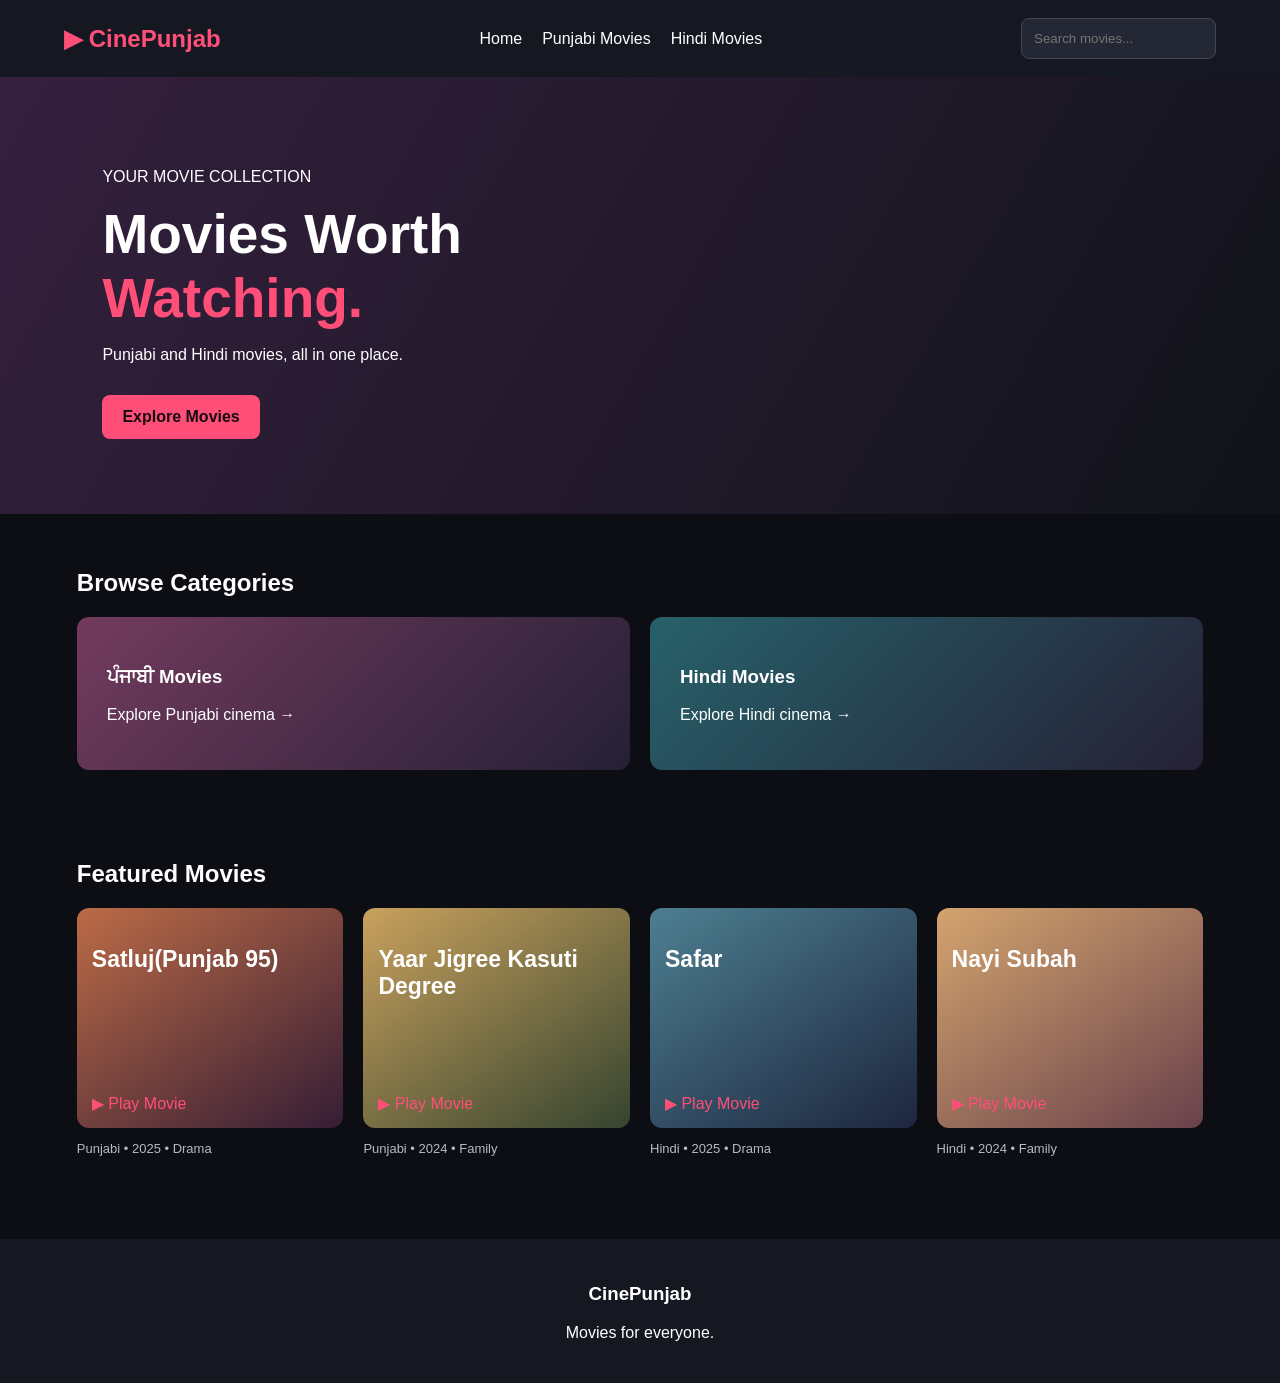
<file: index.html>
<!DOCTYPE html>
<html lang="en">
<head>
    <meta charset="UTF-8">
    <meta name="viewport" content="width=device-width, initial-scale=1.0">
    <title>CinePunjab - Watch Movies</title>
    <link rel="stylesheet" href="style.css">
</head>
<body data-page="home">

<header>
    <h2 class="logo">▶ CinePunjab</h2>

    <nav>
        <a href="index.html">Home</a>
        <a href="punjabi.html">Punjabi Movies</a>
        <a href="hindi.html">Hindi Movies</a>
    </nav>

    <input type="search" id="searchInput"
           placeholder="Search movies...">
</header>

<section class="hero">
    <p>YOUR MOVIE COLLECTION</p>
    <h1>Movies Worth<br><span>Watching.</span></h1>
    <p>Punjabi and Hindi movies, all in one place.</p>
    <a href="#movies" class="btn">Explore Movies</a>
</section>

<section class="section">
    <h2>Browse Categories</h2>

    <div class="categories">
        <a href="punjabi.html" class="category punjabi">
            <h3>ਪੰਜਾਬੀ Movies</h3>
            <p>Explore Punjabi cinema →</p>
        </a>

        <a href="hindi.html" class="category hindi">
            <h3>Hindi Movies</h3>
            <p>Explore Hindi cinema →</p>
        </a>
    </div>
</section>

<section class="section" id="movies">
    <h2>Featured Movies</h2>
    <div class="movie-grid" id="movieGrid"></div>
    <p id="emptyState" hidden>No movies found.</p>
</section>

<footer>
    <h3>CinePunjab</h3>
    <p>Movies for everyone.</p>
</footer>

<div id="playerModal" class="modal" hidden>
    <div class="player-box">
        <button id="closePlayer" class="close">✕</button>
        
<video id="moviePlayer" width="100%" controls>
  Your browser does not support video playback.
</video>

        <h2 id="playerTitle"></h2>
        <p id="playerDescription"></p>
    </div>
</div>

<script src="script.js"></script>
</body>
</html>
</file>
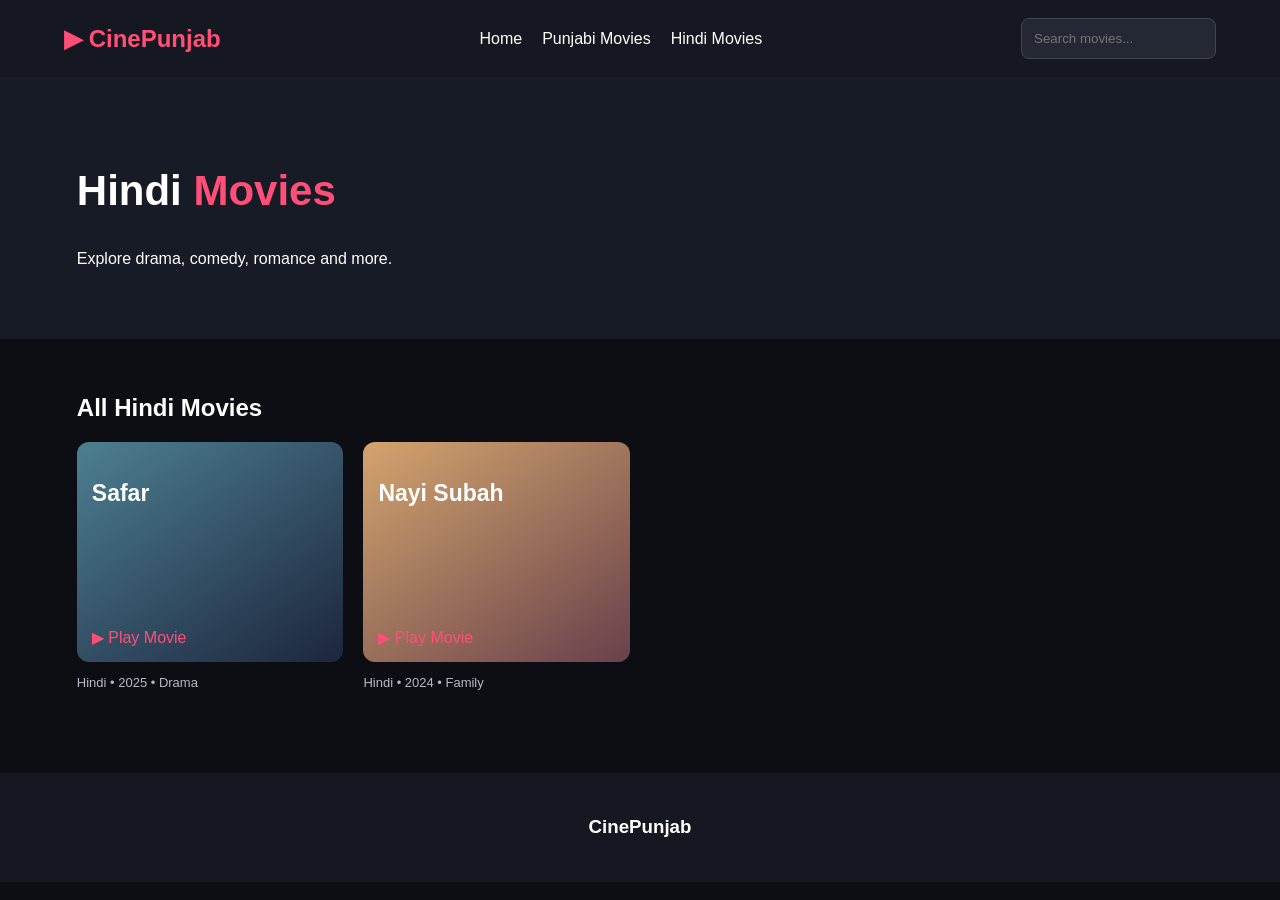
<file: hindi.html>
<!DOCTYPE html>
<html lang="en">
<head>
    <meta charset="UTF-8">
    <meta name="viewport" content="width=device-width, initial-scale=1.0">
    <title>Hindi Movies - CinePunjab</title>
    <link rel="stylesheet" href="style.css">
</head>
<body data-page="hindi">

<header>
    <h2 class="logo">▶ CinePunjab</h2>
    <nav>
        <a href="index.html">Home</a>
        <a href="punjabi.html">Punjabi Movies</a>
        <a href="hindi.html">Hindi Movies</a>
    </nav>
    <input type="search" id="searchInput" placeholder="Search movies...">
</header>

<section class="page-heading hindi-heading">
    <h1>Hindi <span>Movies</span></h1>
    <p>Explore drama, comedy, romance and more.</p>
</section>

<section class="section">
    <h2>All Hindi Movies</h2>
    <div class="movie-grid" id="movieGrid"></div>
    <p id="emptyState" hidden>No movies found.</p>
</section>

<footer><h3>CinePunjab</h3></footer>

<div id="playerModal" class="modal" hidden>
    <div class="player-box">
        <button id="closePlayer" class="close">✕</button>
        <video id="moviePlayer" controls playsinline></video>
        <h2 id="playerTitle"></h2>
        <p id="playerDescription"></p>
    </div>
</div>

<script src="script.js"></script>
</body>
</html>
</file>
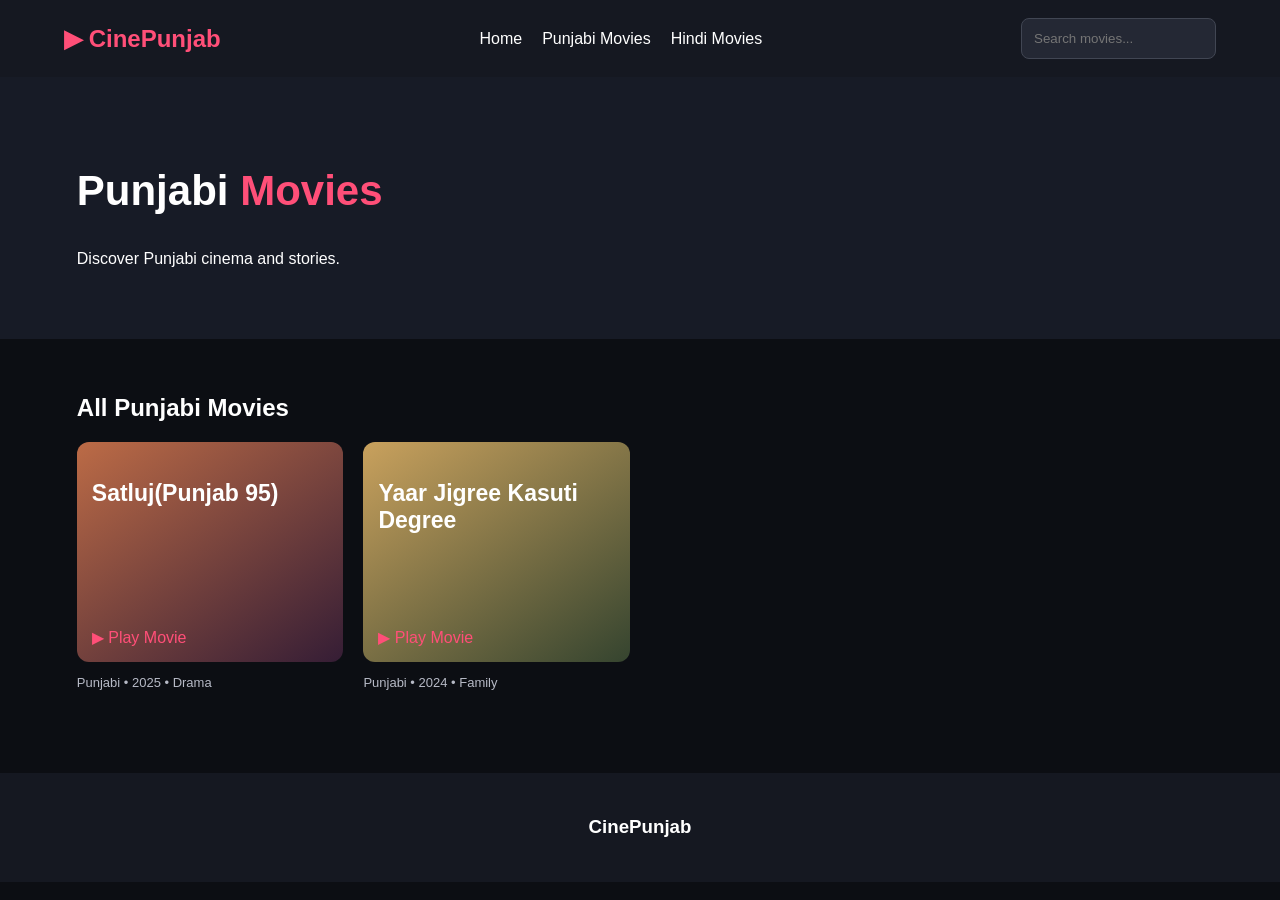
<file: punjabi.html>
<!DOCTYPE html>
<html lang="en">
<head>
    <meta charset="UTF-8">
    <meta name="viewport" content="width=device-width, initial-scale=1.0">
    <title>Punjabi Movies - CinePunjab</title>
    <link rel="stylesheet" href="style.css">
</head>
<body data-page="punjabi">

<header>
    <h2 class="logo">▶ CinePunjab</h2>
    <nav>
        <a href="index.html">Home</a>
        <a href="punjabi.html">Punjabi Movies</a>
        <a href="hindi.html">Hindi Movies</a>
    </nav>
    <input type="search" id="searchInput" placeholder="Search movies...">
</header>

<section class="page-heading">
    <h1>Punjabi <span>Movies</span></h1>
    <p>Discover Punjabi cinema and stories.</p>
</section>

<section class="section">
    <h2>All Punjabi Movies</h2>
    <div class="movie-grid" id="movieGrid"></div>
    <p id="emptyState" hidden>No movies found.</p>
</section>

<footer><h3>CinePunjab</h3></footer>

<div id="playerModal" class="modal" hidden>
    <div class="player-box">
        <button id="closePlayer" class="close">✕</button>
        <video id="moviePlayer" controls playsinline></video>
        <h2 id="playerTitle"></h2>
        <p id="playerDescription"></p>
    </div>
</div>

<script src="script.js"></script>
</body>
</html>
</file>
<file: style.css>
* {
    box-sizing: border-box;
}

body {
    margin: 0;
    background: #0c0e13;
    color: white;
    font-family: Arial, sans-serif;
}

header {
    background: #151821;
    padding: 18px 5%;
    display: flex;
    align-items: center;
    justify-content: space-between;
    gap: 20px;
    flex-wrap: wrap;
}

.logo {
    color: #ff4f78;
    margin: 0;
}

nav {
    display: flex;
    gap: 20px;
    flex-wrap: wrap;
}

nav a {
    color: white;
    text-decoration: none;
}

nav a:hover {
    color: #ff4f78;
}

input {
    background: #242834;
    color: white;
    border: 1px solid #414653;
    padding: 12px;
    border-radius: 8px;
}

.hero {
    padding: 75px 8%;
    background: linear-gradient(120deg, #35203e, #10131a);
}

.hero h1 {
    font-size: 55px;
    margin: 15px 0;
}

.hero span,
.page-heading span {
    color: #ff4f78;
}

.btn {
    display: inline-block;
    margin-top: 15px;
    background: #ff4f78;
    color: #160b10;
    padding: 13px 20px;
    border-radius: 8px;
    text-decoration: none;
    font-weight: bold;
}

.section {
    padding: 35px 6%;
}

.categories {
    display: grid;
    grid-template-columns: repeat(2, 1fr);
    gap: 20px;
}

.category {
    padding: 30px;
    border-radius: 12px;
    color: white;
    text-decoration: none;
    background: linear-gradient(135deg, #733b5e, #252035);
}

.category.hindi {
    background: linear-gradient(135deg, #27616a, #252035);
}

.page-heading {
    padding: 55px 6%;
    background: #171b26;
}

.page-heading h1 {
    font-size: 42px;
}

.movie-grid {
    display: grid;
    grid-template-columns: repeat(4, 1fr);
    gap: 20px;
}

.movie-card {
    cursor: pointer;
    min-width: 0;
}

.poster {
    height: 220px;
    padding: 15px;
    border-radius: 12px;
    display: flex;
    flex-direction: column;
    justify-content: space-between;
    background: linear-gradient(145deg, var(--c1), var(--c2));
    transition: 0.2s;
}

.poster:hover {
    transform: translateY(-5px);
}

.poster h3 {
    font-size: 23px;
}

.movie-card p {
    color: #b7bac6;
    font-size: 13px;
}

.play {
    color: #ff4f78;
}

footer {
    margin-top: 35px;
    padding: 25px;
    background: #151821;
    text-align: center;
}

.modal {
    position: fixed;
    inset: 0;
    background: #000e;
    z-index: 10;
    display: grid;
    place-items: center;
    padding: 20px;
    overflow: auto;
}

.modal[hidden] {
    display: none;
}

.player-box {
    background: #191d27;
    padding: 20px;
    width: min(850px, 100%);
    border-radius: 12px;
    position: relative;
}

.player-box video {
    width: 100%;
    background: black;
    max-height: 65vh;
}

.close {
    background: #ff4f78;
    color: black;
    border: 0;
    border-radius: 5px;
    padding: 8px 12px;
    cursor: pointer;
    float: right;
}

@media (max-width: 800px) {
    .movie-grid {
        grid-template-columns: repeat(2, 1fr);
    }

    .hero h1 {
        font-size: 42px;
    }
}

@media (max-width: 500px) {
    header {
        align-items: flex-start;
    }

    nav {
        width: 100%;
        gap: 12px;
    }

    header input {
        width: 100%;
    }

    .categories {
        grid-template-columns: 1fr;
    }

    .movie-grid {
        grid-template-columns: 1fr 1fr;
        gap: 12px;
    }

    .poster {
        height: 180px;
    }
}
</file>
